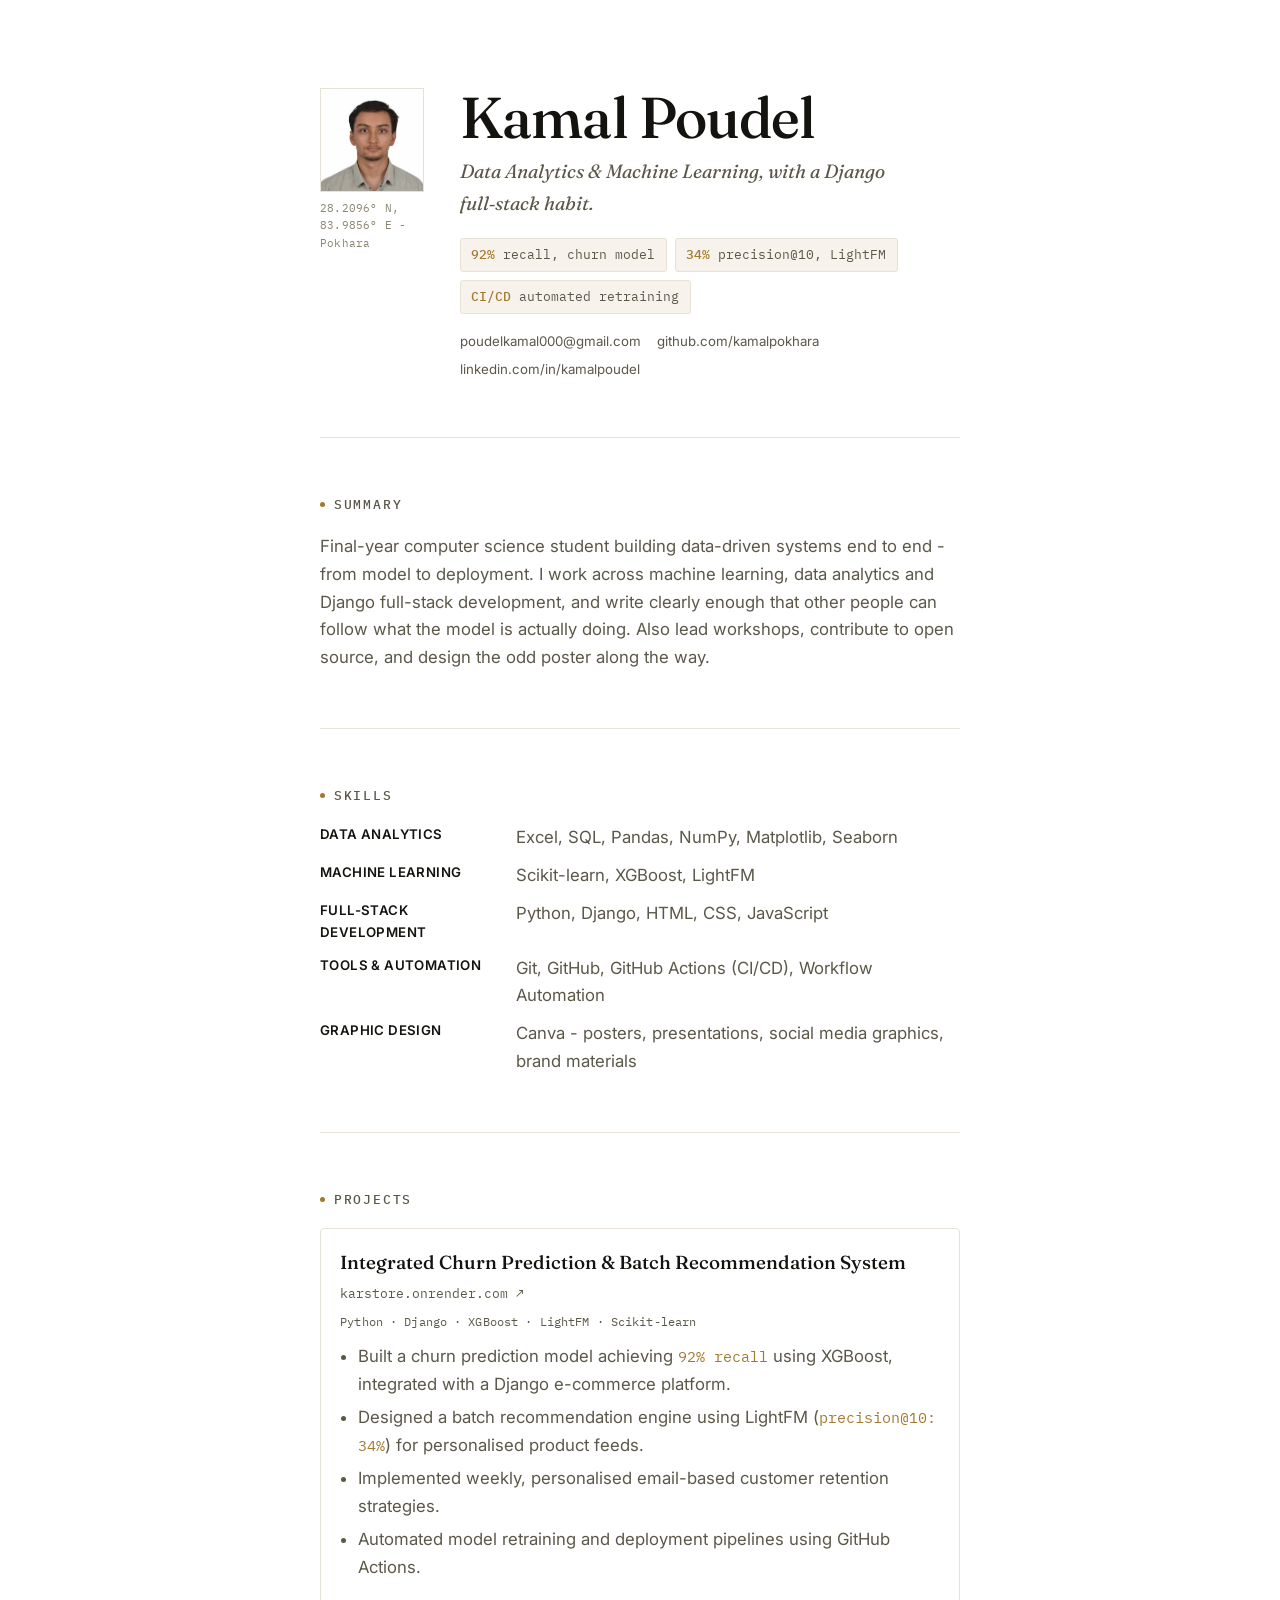
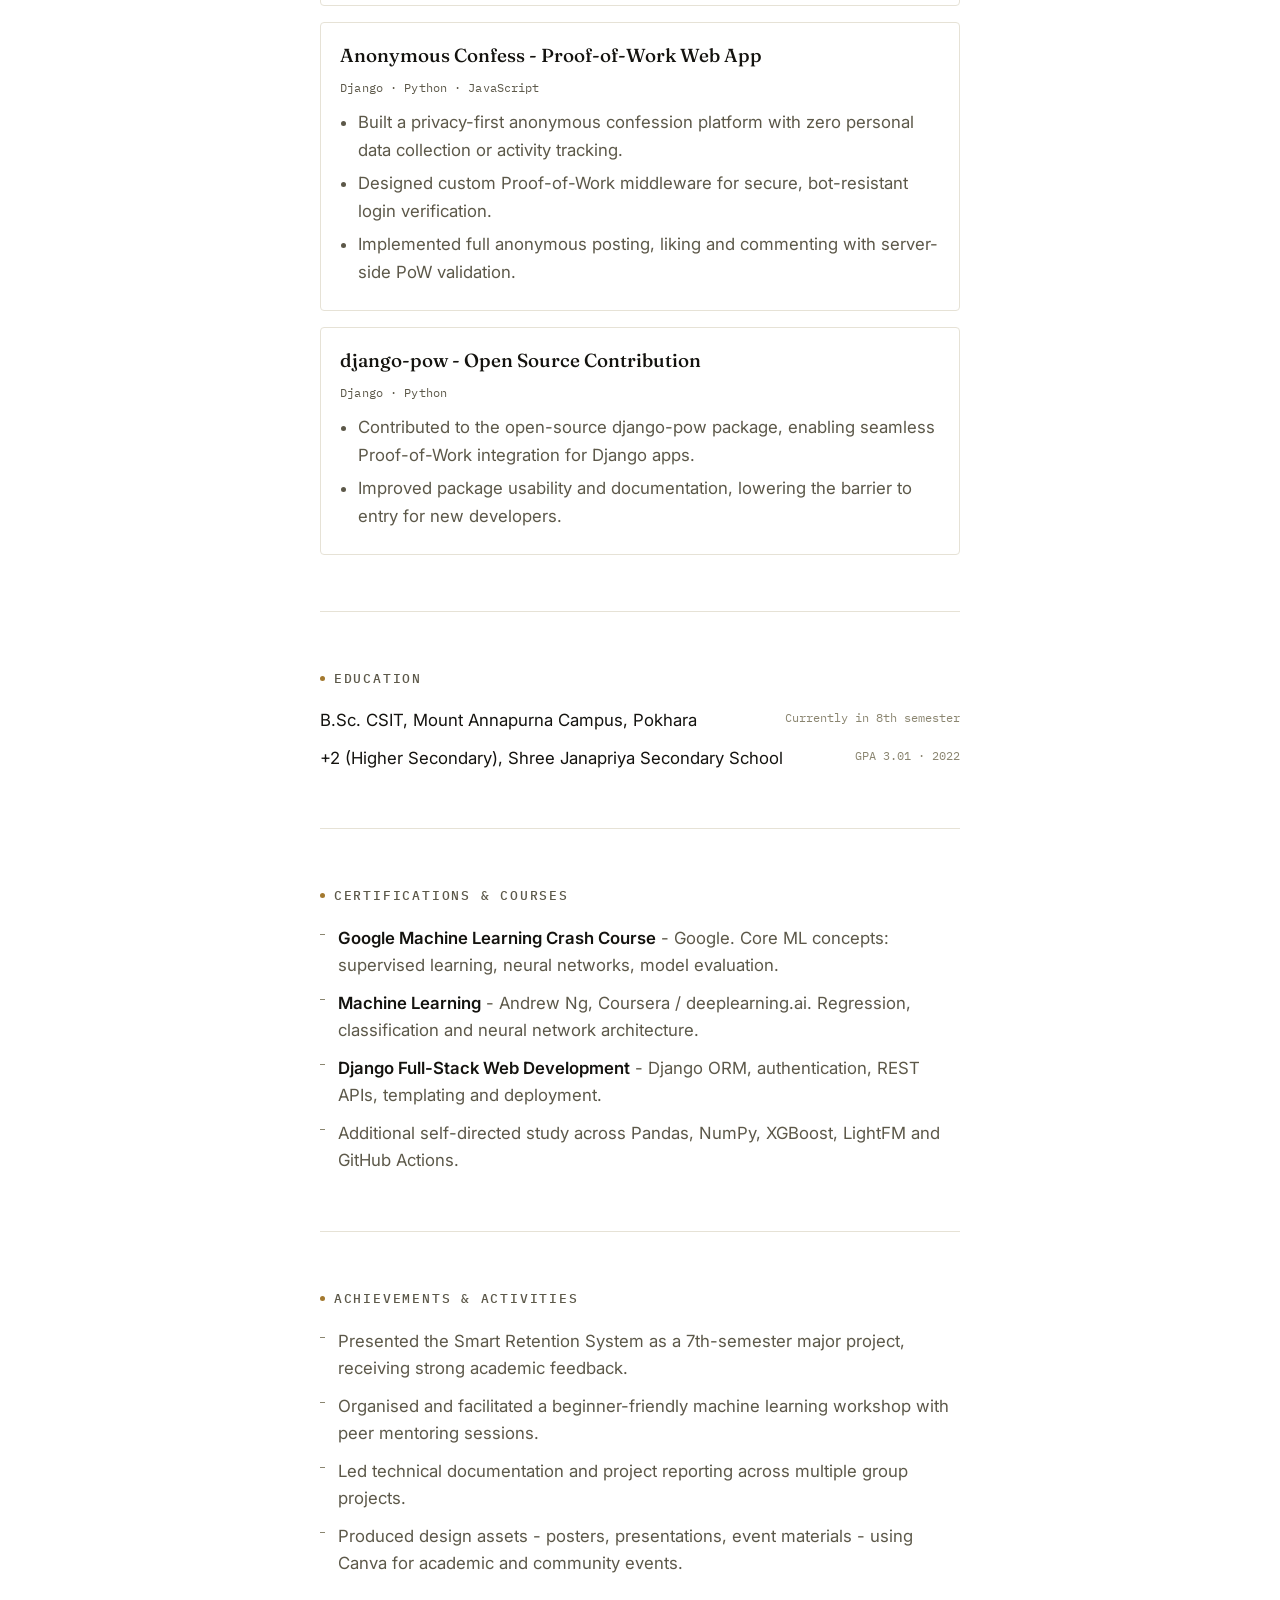
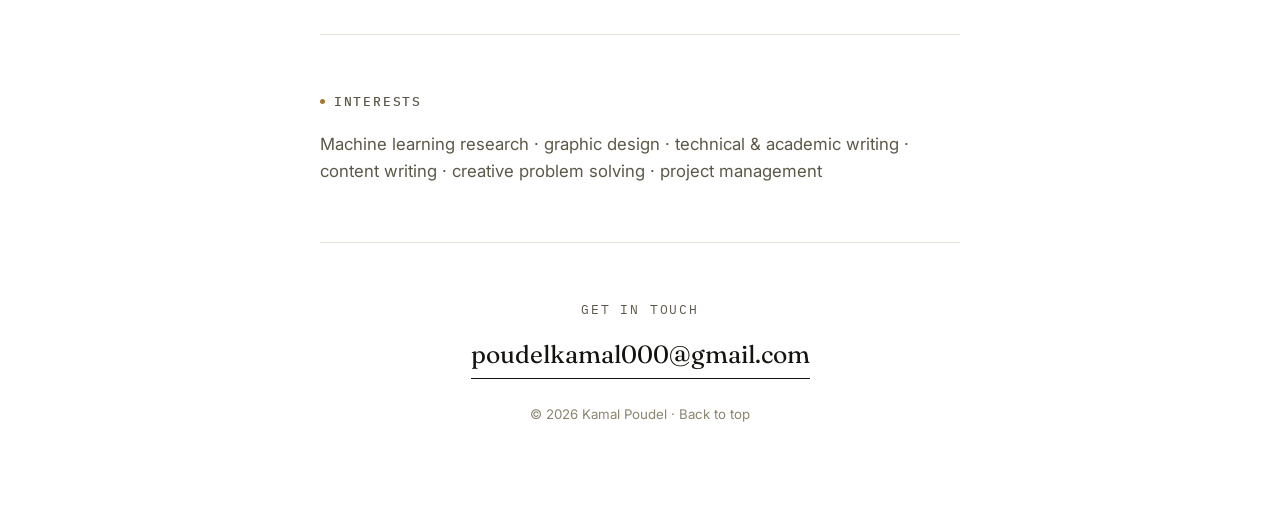
<file: index.html>
<!DOCTYPE html>
<html lang="en">
<head>
  <meta charset="UTF-8">
  <meta name="viewport" content="width=device-width, initial-scale=1.0">
  <meta name="theme-color" content="#ffffff">

  <!-- Primary SEO -->
  <title>Kamal Poudel - Data Analytics & Machine Learning</title>
  <meta name="title" content="Kamal Poudel - Data Analytics & Machine Learning">
  <meta name="description" content="CV of Kamal Poudel, a final-year B.Sc. CSIT student from Pokhara, Nepal, building machine learning systems, data analytics tools and Django full-stack products.">
  <meta name="keywords" content="Kamal Poudel,Kamal, Paudel, kamal poudel cv, cv, Data Analytics, Machine Learning, Data Science, Django Developer, Pokhara Nepal, XGBoost, LightFM, CSIT student portfolio">
  <meta name="author" content="Kamal Poudel">
  <meta name="robots" content="index, follow">
  <link rel="canonical" href="https://www.kamalpoudel000.com.np/">

  <!-- Open Graph -->
  <meta property="og:type" content="profile">
  <meta property="og:title" content="Kamal Poudel - Data Analytics & Machine Learning">
  <meta property="og:description" content="CV of Kamal Poudel, a final-year B.Sc. CSIT student from Pokhara, Nepal, building machine learning systems, data analytics tools and Django full-stack products.">
  <meta property="og:url" content="https://www.kamalpoudel000.com.np/">
  <meta property="og:site_name" content="Kamal Poudel Portfolio">
  <meta property="og:image" content="photo.jpg">

  <!-- Twitter -->
  <meta name="twitter:card" content="summary">
  <meta name="twitter:title" content="Kamal Poudel - Data Analytics & Machine Learning">
  <meta name="twitter:description" content="CV of Kamal Poudel, a final-year B.Sc. CSIT student from Pokhara, Nepal, building machine learning systems, data analytics tools and Django full-stack products.">
  <meta name="twitter:image" content="photo.jpg">

  <link rel="icon" href="data:image/svg+xml,%3Csvg xmlns='http://www.w3.org/2000/svg' viewBox='0 0 100 100'%3E%3Crect width='100' height='100' fill='%23ffffff'/%3E%3Ctext x='50' y='68' font-size='55' text-anchor='middle' font-family='Georgia,serif' fill='%2314130f'%3EK%3C/text%3E%3C/svg%3E">

  <!-- Fonts -->
  <link rel="preconnect" href="https://fonts.googleapis.com">
  <link rel="preconnect" href="https://fonts.gstatic.com" crossorigin>
  <link href="https://fonts.googleapis.com/css2?family=Fraunces:ital,opsz,wght@0,9..144,440;0,9..144,500;1,9..144,440&family=Inter:wght@400;500;600&family=IBM+Plex+Mono:wght@400;500&display=swap" rel="stylesheet">

  <link rel="stylesheet" href="style.css">
  <link rel="shortcut icon" href="photo.jpg" type="image/x-icon">

  <script type="application/ld+json">
  {
    "@context": "https://schema.org",
    "@type": "Person",
    "name": "Kamal Poudel",
    "url": "https://www.kamalpoudel000.com.np/",
    "email": "mailto:poudelkamal000@gmail.com",
    "jobTitle": "Data Analytics & Machine Learning Student",
    "address": { "@type": "PostalAddress", "addressLocality": "Pokhara", "addressCountry": "Nepal" },
    "sameAs": ["https://github.com/kamalpokhara", "https://linkedin.com/in/kamalpoudel"]
  }
  </script>
</head>
<body>

  <a class="skip-link" href="#main">Skip to content</a>

  <div class="page">

    <!-- ===== Hero ===== -->
    <header class="hero">
      <figure class="photo-frame">
        <img id="profile-photo" src="photo.jpg" alt="Kamal Poudel">
        <!-- <span class="photo-fallback" aria-hidden="true">KP</span> -->
        <figcaption>28.2096&deg; N, 83.9856&deg; E - Pokhara</figcaption>
      </figure>

      <div class="hero-text">
        <h1>Kamal Poudel</h1>
        <p class="tagline">Data Analytics &amp; Machine Learning, with a Django full&#8209;stack habit.</p>

        <ul class="stat-strip" aria-label="Highlights">
          <li><span class="stat-num">92%</span> recall, churn model</li>
          <li><span class="stat-num">34%</span> precision@10, LightFM</li>
          <li><span class="stat-num">CI/CD</span> automated retraining</li>
        </ul>

        <ul class="contact-row">
          <li><a href="mailto:poudelkamal000@gmail.com">poudelkamal000@gmail.com</a></li>
          <li><a href="https://github.com/kamalpokhara" target="_blank" rel="noopener noreferrer">github.com/kamalpokhara</a></li>
          <li><a href="https://linkedin.com/in/kamalpoudel" target="_blank" rel="noopener noreferrer">linkedin.com/in/kamalpoudel</a></li>
        </ul>
      </div>
    </header>

    <main id="main">

      <!-- ===== Summary ===== -->
      <section class="section reveal">
        <h2><span class="dot" aria-hidden="true"></span>Summary</h2>
        <p>Final-year computer science student building data-driven systems end to end - from model to deployment. I work across machine learning, data analytics and Django full-stack development, and write clearly enough that other people can follow what the model is actually doing. Also lead workshops, contribute to open source, and design the odd poster along the way.</p>
      </section>

      <!-- ===== Skills ===== -->
      <section class="section reveal">
        <h2><span class="dot" aria-hidden="true"></span>Skills</h2>
        <div class="skills-grid">
          <div class="skill-row">
            <span class="skill-label">Data Analytics</span>
            <span class="skill-value">Excel, SQL, Pandas, NumPy, Matplotlib, Seaborn</span>
          </div>
          <div class="skill-row">
            <span class="skill-label">Machine Learning</span>
            <span class="skill-value">Scikit-learn, XGBoost, LightFM</span>
          </div>
          <div class="skill-row">
            <span class="skill-label">Full-Stack Development</span>
            <span class="skill-value">Python, Django, HTML, CSS, JavaScript</span>
          </div>
          <div class="skill-row">
            <span class="skill-label">Tools &amp; Automation</span>
            <span class="skill-value">Git, GitHub, GitHub Actions (CI/CD), Workflow Automation</span>
          </div>
          <div class="skill-row">
            <span class="skill-label">Graphic Design</span>
            <span class="skill-value">Canva - posters, presentations, social media graphics, brand materials</span>
          </div>
        </div>
      </section>

      <!-- ===== Projects ===== -->
      <section class="section reveal">
        <h2><span class="dot" aria-hidden="true"></span>Projects</h2>

        <article class="project">
          <div class="project-head">
            <h3>Integrated Churn Prediction &amp; Batch Recommendation System</h3>
            <a href="https://karstore.onrender.com" target="_blank" rel="noopener noreferrer" class="project-link">karstore.onrender.com &#8599;</a>
          </div>
          <p class="project-stack">Python &middot; Django &middot; XGBoost &middot; LightFM &middot; Scikit-learn</p>
          <ul>
            <li>Built a churn prediction model achieving <span class="stat">92% recall</span> using XGBoost, integrated with a Django e-commerce platform.</li>
            <li>Designed a batch recommendation engine using LightFM (<span class="stat">precision@10: 34%</span>) for personalised product feeds.</li>
            <li>Implemented weekly, personalised email-based customer retention strategies.</li>
            <li>Automated model retraining and deployment pipelines using GitHub Actions.</li>
          </ul>
        </article>

        <article class="project">
          <div class="project-head">
            <h3>Anonymous Confess - Proof-of-Work Web App</h3>
          </div>
          <p class="project-stack">Django &middot; Python &middot; JavaScript</p>
          <ul>
            <li>Built a privacy-first anonymous confession platform with zero personal data collection or activity tracking.</li>
            <li>Designed custom Proof-of-Work middleware for secure, bot-resistant login verification.</li>
            <li>Implemented full anonymous posting, liking and commenting with server-side PoW validation.</li>
          </ul>
        </article>

        <article class="project">
          <div class="project-head">
            <h3>django-pow - Open Source Contribution</h3>
          </div>
          <p class="project-stack">Django &middot; Python</p>
          <ul>
            <li>Contributed to the open-source django-pow package, enabling seamless Proof-of-Work integration for Django apps.</li>
            <li>Improved package usability and documentation, lowering the barrier to entry for new developers.</li>
          </ul>
        </article>
      </section>

      <!-- ===== Education ===== -->
      <section class="section reveal">
        <h2><span class="dot" aria-hidden="true"></span>Education</h2>
        <div class="edu-row">
          <span>B.Sc. CSIT, Mount Annapurna Campus, Pokhara</span>
          <span class="edu-meta">Currently in 8th semester</span>
        </div>
        <div class="edu-row">
          <span>+2 (Higher Secondary), Shree Janapriya Secondary School</span>
          <span class="edu-meta">GPA 3.01 &middot; 2022</span>
        </div>
      </section>

      <!-- ===== Certifications ===== -->
      <section class="section reveal">
        <h2><span class="dot" aria-hidden="true"></span>Certifications &amp; Courses</h2>
        <ul class="plain-list">
          <li><strong>Google Machine Learning Crash Course</strong> - Google. Core ML concepts: supervised learning, neural networks, model evaluation.</li>
          <li><strong>Machine Learning</strong> - Andrew Ng, Coursera / deeplearning.ai. Regression, classification and neural network architecture.</li>
          <li><strong>Django Full-Stack Web Development</strong> - Django ORM, authentication, REST APIs, templating and deployment.</li>
          <li>Additional self-directed study across Pandas, NumPy, XGBoost, LightFM and GitHub Actions.</li>
        </ul>
      </section>

      <!-- ===== Achievements ===== -->
      <section class="section reveal">
        <h2><span class="dot" aria-hidden="true"></span>Achievements &amp; Activities</h2>
        <ul class="plain-list">
          <li>Presented the Smart Retention System as a 7th-semester major project, receiving strong academic feedback.</li>
          <li>Organised and facilitated a beginner-friendly machine learning workshop with peer mentoring sessions.</li>
          <li>Led technical documentation and project reporting across multiple group projects.</li>
          <li>Produced design assets - posters, presentations, event materials - using Canva for academic and community events.</li>
        </ul>
      </section>

      <!-- ===== Interests ===== -->
      <section class="section reveal">
        <h2><span class="dot" aria-hidden="true"></span>Interests</h2>
        <p class="interests">Machine learning research &middot; graphic design &middot; technical &amp; academic writing &middot; content writing &middot; creative problem solving &middot; project management</p>
      </section>

    </main>

    <!-- ===== Contact ===== -->
    <footer class="footer reveal">
      <p class="footer-label">Get in touch</p>
      <a class="contact-email" href="mailto:poudelkamal000@gmail.com">poudelkamal000@gmail.com</a>
      <p class="copyright">&copy; <span id="year"></span> Kamal Poudel &middot; <a href="#main" class="top-link">Back to top</a></p>
    </footer>

  </div>

  <script src="script.js"></script>
</body>
</html>
</file>
<file: style.css>
/* ============================================
   Kamal Poudel — Portfolio
   White ground, ink type, one brass accent.
   Signature: a "model card" stat strip in the
   hero, echoing how the projects below get
   evaluated — recall, precision, uptime.
   ============================================ */

:root {
  --white: #ffffff;
  --ink: #14130f;
  --ink-soft: #5c5849;
  --ink-faint: #8a8570;
  --line: #e6e2d6;
  --accent: #a3792f;
  --accent-wash: rgba(163, 121, 47, 0.09);

  --serif: "Fraunces", Georgia, serif;
  --sans: "Inter", -apple-system, BlinkMacSystemFont, "Segoe UI", sans-serif;
  --mono: "IBM Plex Mono", "SFMono-Regular", Menlo, monospace;

  --fs-name: clamp(2.1rem, 4vw + 1.2rem, 3.6rem);
  --fs-tagline: clamp(1rem, 0.6vw + 0.85rem, 1.2rem);
  --fs-h2: 0.8rem;
  --fs-h3: clamp(1.02rem, 0.6vw + 0.85rem, 1.18rem);
  --fs-body: clamp(0.96rem, 0.25vw + 0.87rem, 1.05rem);
  --fs-small: 0.83rem;
  --fs-stat: 0.82rem;

  --dur: 0.5s;
  --ease: cubic-bezier(0.16, 1, 0.3, 1);
}

* {
  margin: 0;
  padding: 0;
  box-sizing: border-box;
}

html {
  -webkit-text-size-adjust: 100%;
  scroll-behavior: smooth;
}

body {
  background: var(--white);
  color: var(--ink);
  font-family: var(--sans);
  font-size: var(--fs-body);
  line-height: 1.65;
  -webkit-font-smoothing: antialiased;
  text-rendering: optimizeLegibility;
}

.skip-link {
  position: absolute;
  left: -999px;
  top: 0;
  background: var(--ink);
  color: var(--white);
  padding: 0.6rem 1rem;
  z-index: 100;
}

.skip-link:focus {
  left: 1rem;
  top: 1rem;
}

a {
  color: var(--ink);
  text-decoration: none;
  border-bottom: 1px solid var(--line);
  transition: border-color 0.15s ease, color 0.15s ease;
}

a:hover,
a:focus-visible {
  border-color: var(--ink);
}

a:focus-visible {
  outline: 2px solid var(--accent);
  outline-offset: 3px;
  border-radius: 1px;
}

.page {
  max-width: 44rem;
  margin: 0 auto;
  padding: clamp(2.5rem, 7vw, 5.5rem) clamp(1.25rem, 5vw, 2rem) 5rem;
}

/* ===== Hero ===== */
.hero {
  display: flex;
  align-items: flex-start;
  gap: clamp(1.25rem, 4vw, 2.25rem);
  flex-wrap: wrap;
}

.photo-frame {
  flex-shrink: 0;
  width: clamp(5rem, 12vw, 6.5rem);
}

.photo-frame img,
.photo-frame .photo-fallback {
  width: clamp(5rem, 12vw, 6.5rem);
  height: clamp(5rem, 12vw, 6.5rem);
  display: block;
  object-fit: cover;
  border: 1px solid var(--line);
  background: var(--ink);
}

.photo-frame img.hidden {
  display: none;
}

.photo-fallback {
  display: none;
  align-items: center;
  justify-content: center;
  color: var(--white);
  font-family: var(--serif);
  font-size: 1.5rem;
  letter-spacing: 0.04em;
}

.photo-fallback.show {
  display: flex;
}

.photo-frame figcaption {
  margin-top: 0.5rem;
  font-family: var(--mono);
  font-size: 0.66rem;
  letter-spacing: 0.02em;
  color: var(--ink-faint);
  max-width: 8rem;
}

.hero-text {
  flex: 1;
  min-width: 15rem;
}

h1 {
  font-family: var(--serif);
  font-weight: 500;
  font-size: var(--fs-name);
  letter-spacing: -0.015em;
  line-height: 1.03;
}

.tagline {
  margin-top: 0.55rem;
  color: var(--ink-soft);
  font-size: var(--fs-tagline);
  font-family: var(--serif);
  font-style: italic;
  font-weight: 400;
  max-width: 30rem;
}

/* Signature stat strip — a model card, applied to a person */
.stat-strip {
  list-style: none;
  display: flex;
  flex-wrap: wrap;
  gap: 0.5rem;
  margin-top: 1.15rem;
}

.stat-strip li {
  font-family: var(--mono);
  font-size: var(--fs-stat);
  color: var(--ink-soft);
  background: var(--accent-wash);
  border: 1px solid var(--line);
  padding: 0.32rem 0.65rem;
  border-radius: 3px;
  white-space: nowrap;
}

.stat-num {
  color: var(--accent);
  font-weight: 500;
}

.contact-row {
  list-style: none;
  display: flex;
  flex-wrap: wrap;
  gap: 0.35rem 1rem;
  margin-top: 1.1rem;
  font-size: var(--fs-small);
}

.contact-row a {
  color: var(--ink-soft);
  border-bottom-color: transparent;
}

.contact-row a:hover,
.contact-row a:focus-visible {
  color: var(--ink);
  border-bottom-color: var(--ink);
}

/* ===== Sections ===== */
.section {
  margin-top: clamp(2.5rem, 6vw, 3.5rem);
  padding-top: clamp(2.5rem, 6vw, 3.5rem);
  border-top: 1px solid var(--line);
}

.section h2 {
  display: flex;
  align-items: center;
  gap: 0.55rem;
  font-family: var(--mono);
  font-size: var(--fs-h2);
  font-weight: 500;
  letter-spacing: 0.14em;
  text-transform: uppercase;
  color: var(--ink-soft);
  margin-bottom: 1.15rem;
}

.dot {
  width: 5px;
  height: 5px;
  border-radius: 50%;
  background: var(--accent);
  flex-shrink: 0;
}

.section p {
  color: var(--ink-soft);
  max-width: 40rem;
}

/* ===== Skills ===== */
.skills-grid {
  display: flex;
  flex-direction: column;
  gap: 0.65rem;
}

.skill-row {
  display: grid;
  grid-template-columns: 11rem 1fr;
  gap: 0.5rem 1.25rem;
}

.skill-label {
  font-weight: 600;
  font-size: var(--fs-small);
  text-transform: uppercase;
  letter-spacing: 0.03em;
  color: var(--ink);
}

.skill-value {
  color: var(--ink-soft);
}

@media (max-width: 32rem) {
  .skill-row {
    grid-template-columns: 1fr;
    gap: 0.2rem;
  }
}

/* ===== Projects ===== */
.project {
  padding: 1.1rem 1.2rem;
  margin-bottom: 1rem;
  border: 1px solid var(--line);
  border-radius: 4px;
  transition: border-color var(--dur) var(--ease), transform var(--dur) var(--ease);
}

.project:hover {
  border-color: var(--ink-faint);
}

.project:last-child {
  margin-bottom: 0;
}

.project-head {
  display: flex;
  flex-wrap: wrap;
  align-items: baseline;
  justify-content: space-between;
  gap: 0.3rem 1rem;
}

.project-head h3 {
  font-family: var(--serif);
  font-weight: 500;
  font-size: var(--fs-h3);
}

.project-link {
  font-size: var(--fs-small);
  font-family: var(--mono);
  white-space: nowrap;
  color: var(--ink-soft);
  border-bottom-color: transparent;
}

.project-link:hover,
.project-link:focus-visible {
  color: var(--accent);
  border-bottom-color: var(--accent);
}

.project-stack {
  color: var(--ink-faint);
  font-family: var(--mono);
  font-size: 0.76rem;
  margin-top: 0.4rem;
  letter-spacing: 0.01em;
}

.project ul {
  margin-top: 0.7rem;
  padding-left: 1.1rem;
  color: var(--ink-soft);
}

.project ul li {
  margin-bottom: 0.35rem;
}

.stat {
  font-family: var(--mono);
  color: var(--accent);
  font-size: 0.92em;
}

/* ===== Education ===== */
.edu-row {
  display: flex;
  flex-wrap: wrap;
  justify-content: space-between;
  gap: 0.2rem 1rem;
  margin-bottom: 0.6rem;
}

.edu-row:last-child {
  margin-bottom: 0;
}

.edu-meta {
  color: var(--ink-faint);
  font-family: var(--mono);
  font-size: 0.78rem;
  white-space: nowrap;
}

/* ===== Lists ===== */
.plain-list {
  list-style: none;
  color: var(--ink-soft);
  display: flex;
  flex-direction: column;
  gap: 0.6rem;
}

.plain-list li {
  padding-left: 1.1rem;
  position: relative;
}

.plain-list li::before {
  content: "";
  position: absolute;
  left: 0;
  top: 0.55em;
  width: 5px;
  height: 1px;
  background: var(--ink-faint);
}

.plain-list strong {
  color: var(--ink);
  font-weight: 600;
}

.interests {
  color: var(--ink-soft);
}

/* ===== Footer ===== */
.footer {
  text-align: center;
  padding-top: clamp(2.5rem, 6vw, 3.5rem);
  margin-top: clamp(2.5rem, 6vw, 3.5rem);
  border-top: 1px solid var(--line);
}

.footer-label {
  font-family: var(--mono);
  font-size: var(--fs-h2);
  letter-spacing: 0.14em;
  text-transform: uppercase;
  color: var(--ink-soft);
  margin-bottom: 0.9rem;
}

.contact-email {
  display: inline-block;
  font-family: var(--serif);
  font-size: clamp(1.15rem, 2.2vw, 1.55rem);
  border-bottom: 1px solid var(--ink);
  padding-bottom: 0.15rem;
}

.contact-email:hover,
.contact-email:focus-visible {
  color: var(--accent);
  border-color: var(--accent);
}

.copyright {
  margin-top: 1.6rem;
  color: var(--ink-faint);
  font-size: var(--fs-small);
}

.top-link {
  color: var(--ink-faint);
  border-bottom-color: transparent;
}

.top-link:hover,
.top-link:focus-visible {
  color: var(--ink);
  border-bottom-color: var(--ink-faint);
}

/* ===== Scroll reveal ===== */
.reveal {
  opacity: 0;
  transform: translateY(14px);
  transition: opacity 0.6s var(--ease), transform 0.6s var(--ease);
}

.reveal.is-visible {
  opacity: 1;
  transform: translateY(0);
}

@media (prefers-reduced-motion: reduce) {
  html {
    scroll-behavior: auto;
  }
  * {
    transition: none !important;
  }
  .reveal {
    opacity: 1;
    transform: none;
  }
}

/* ===== Print ===== */
@media print {
  a { border-bottom: none; }
  .stat-strip li, .project { border-color: #ccc; }
}
</file>
